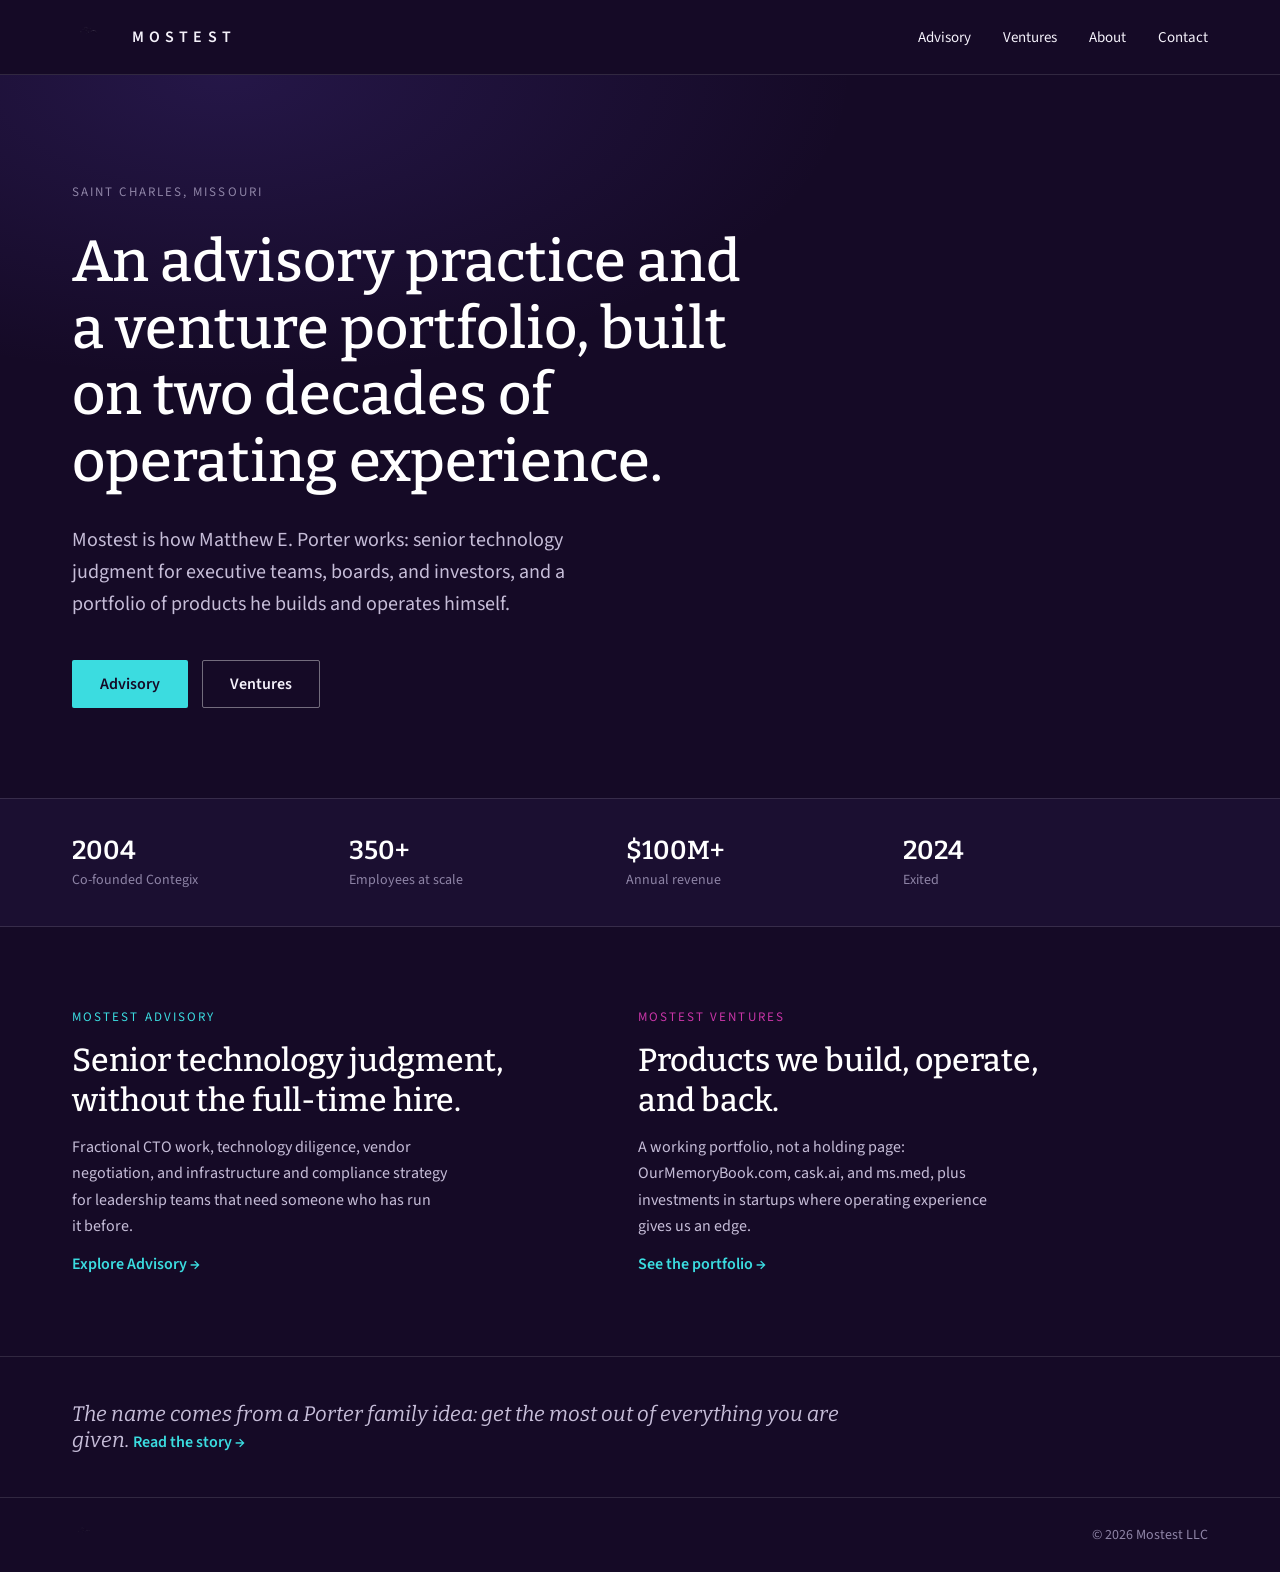
<file: index.html>
<!DOCTYPE html>
<html lang="en">
<head>
<meta charset="utf-8">
<meta name="viewport" content="width=device-width, initial-scale=1">
<title>Mostest — Advisory &amp; Ventures</title>
<link rel="preconnect" href="https://fonts.googleapis.com"><link rel="preconnect" href="https://fonts.gstatic.com" crossorigin>
<link href="https://fonts.googleapis.com/css2?family=Bitter:ital,wght@0,400;0,500;0,600;0,700;1,400&family=Source+Sans+3:ital,wght@0,400;0,600;1,400&display=swap" rel="stylesheet">
<style>
body{margin:0;background:#150A26;color:#F4F1FA}
a{color:#3BDCE0;text-decoration:none}
a:hover{color:#8FEDEF}
::selection{background:#3A2564}
.nav-link{color:#F4F1FA}
.nav-link:hover{color:#3BDCE0}
.cta{background:#3BDCE0;color:#150A26;padding:13px 28px;font-size:16px;font-weight:600;border-radius:2px}
.cta:hover{background:#8FEDEF;color:#150A26}
.cta-ghost{border:1px solid rgba(255,255,255,0.4);color:#F4F1FA;padding:12px 27px;font-size:16px;font-weight:600;border-radius:2px}
.cta-ghost:hover{background:#F4F1FA;color:#150A26}
</style>
</head>
<body>
<div style="font-family:'Source Sans 3',sans-serif;min-height:100vh;display:flex;flex-direction:column">
  <header style="display:flex;justify-content:space-between;align-items:center;flex-wrap:wrap;gap:16px;padding:22px clamp(24px,6vw,72px);border-bottom:1px solid rgba(255,255,255,0.12)">
    <a href="index.html" style="display:flex;align-items:center;gap:12px;color:#F4F1FA">
      <img src="assets/mostest-mark-white.png" alt="Mostest mark" style="height:30px;width:auto;display:block">
      <span style="font-weight:600;font-size:16px;letter-spacing:0.32em">MOSTEST</span>
    </a>
    <nav style="display:flex;gap:clamp(16px,3vw,32px);font-size:15px">
      <a href="advisory.html" class="nav-link">Advisory</a>
      <a href="ventures.html" class="nav-link">Ventures</a>
      <a href="about.html" class="nav-link">About</a>
      <a href="contact.html" class="nav-link">Contact</a>
    </nav>
  </header>
  <main style="flex:1">
    <section style="padding:clamp(64px,12vh,140px) clamp(24px,6vw,72px) clamp(56px,10vh,110px);max-width:980px;background:radial-gradient(ellipse 80% 60% at 20% 0%, rgba(108,79,224,0.18), transparent 70%)">
      <p style="margin:0 0 28px;font-size:13px;letter-spacing:0.16em;text-transform:uppercase;color:#8E84A6">Saint Charles, Missouri</p>
      <h1 style="font-family:Bitter,serif;font-weight:500;font-size:clamp(34px,5vw,58px);line-height:1.15;margin:0;max-width:19ch;text-wrap:pretty;color:#FFFFFF">An advisory practice and a venture portfolio, built on two decades of operating experience.</h1>
      <p style="font-size:clamp(17px,1.6vw,20px);line-height:1.6;color:#C6BDD8;max-width:56ch;margin:28px 0 40px;text-wrap:pretty">Mostest is how Matthew E. Porter works: senior technology judgment for executive teams, boards, and investors, and a portfolio of products he builds and operates himself.</p>
      <div style="display:flex;gap:14px;flex-wrap:wrap">
        <a href="advisory.html" class="cta">Advisory</a>
        <a href="ventures.html" class="cta-ghost">Ventures</a>
      </div>
    </section>
    <section style="border-top:1px solid rgba(255,255,255,0.12);border-bottom:1px solid rgba(255,255,255,0.12);padding:36px clamp(24px,6vw,72px);background:#1B0F31">
      <div style="display:grid;grid-template-columns:repeat(auto-fit,minmax(180px,1fr));gap:28px;max-width:1080px">
        <div><p style="margin:0;font-family:Bitter,serif;font-size:26px;font-weight:600;color:#FFFFFF">2004</p><p style="margin:4px 0 0;font-size:14px;color:#8E84A6">Co-founded Contegix</p></div>
        <div><p style="margin:0;font-family:Bitter,serif;font-size:26px;font-weight:600;color:#FFFFFF">350+</p><p style="margin:4px 0 0;font-size:14px;color:#8E84A6">Employees at scale</p></div>
        <div><p style="margin:0;font-family:Bitter,serif;font-size:26px;font-weight:600;color:#FFFFFF">$100M+</p><p style="margin:4px 0 0;font-size:14px;color:#8E84A6">Annual revenue</p></div>
        <div><p style="margin:0;font-family:Bitter,serif;font-size:26px;font-weight:600;color:#FFFFFF">2024</p><p style="margin:4px 0 0;font-size:14px;color:#8E84A6">Exited</p></div>
      </div>
    </section>
    <section style="padding:clamp(56px,9vh,96px) clamp(24px,6vw,72px)">
      <div style="display:grid;grid-template-columns:repeat(auto-fit,minmax(300px,1fr));gap:clamp(28px,4vw,64px);max-width:1080px">
        <div style="display:flex;flex-direction:column;gap:14px">
          <p style="margin:0;font-size:13px;letter-spacing:0.16em;text-transform:uppercase;color:#3BDCE0">Mostest Advisory</p>
          <h2 style="font-family:Bitter,serif;font-weight:500;font-size:clamp(24px,2.6vw,32px);line-height:1.25;margin:0;text-wrap:pretty;color:#FFFFFF">Senior technology judgment, without the full-time hire.</h2>
          <p style="margin:0;font-size:16px;line-height:1.65;color:#C6BDD8;max-width:48ch;text-wrap:pretty">Fractional CTO work, technology diligence, vendor negotiation, and infrastructure and compliance strategy for leadership teams that need someone who has run it before.</p>
          <a href="advisory.html" style="font-weight:600;font-size:16px">Explore Advisory &rarr;</a>
        </div>
        <div style="display:flex;flex-direction:column;gap:14px">
          <p style="margin:0;font-size:13px;letter-spacing:0.16em;text-transform:uppercase;color:#C935A8">Mostest Ventures</p>
          <h2 style="font-family:Bitter,serif;font-weight:500;font-size:clamp(24px,2.6vw,32px);line-height:1.25;margin:0;text-wrap:pretty;color:#FFFFFF">Products we build, operate, and back.</h2>
          <p style="margin:0;font-size:16px;line-height:1.65;color:#C6BDD8;max-width:48ch;text-wrap:pretty">A working portfolio, not a holding page: OurMemoryBook.com, cask.ai, and ms.med, plus investments in startups where operating experience gives us an edge.</p>
          <a href="ventures.html" style="font-weight:600;font-size:16px">See the portfolio &rarr;</a>
        </div>
      </div>
    </section>
    <section style="border-top:1px solid rgba(255,255,255,0.12);padding:44px clamp(24px,6vw,72px)">
      <p style="margin:0;font-family:Bitter,serif;font-style:italic;font-size:clamp(17px,1.8vw,21px);color:#C6BDD8;max-width:60ch;text-wrap:pretty">The name comes from a Porter family idea: get the most out of everything you are given. <a href="about.html" style="font-style:normal;font-weight:600;font-family:'Source Sans 3',sans-serif;font-size:16px">Read the story &rarr;</a></p>
    </section>
  </main>
  <footer style="border-top:1px solid rgba(255,255,255,0.12);padding:26px clamp(24px,6vw,72px);display:flex;justify-content:space-between;align-items:center;flex-wrap:wrap;gap:12px;font-size:14px;color:#8E84A6">
    <img src="assets/mostest-mark-white.png" alt="Mostest" style="height:22px;width:auto;opacity:0.85">
    <span>&copy; 2026 Mostest LLC</span>
  </footer>
</div>
</body>
</html>
</file>
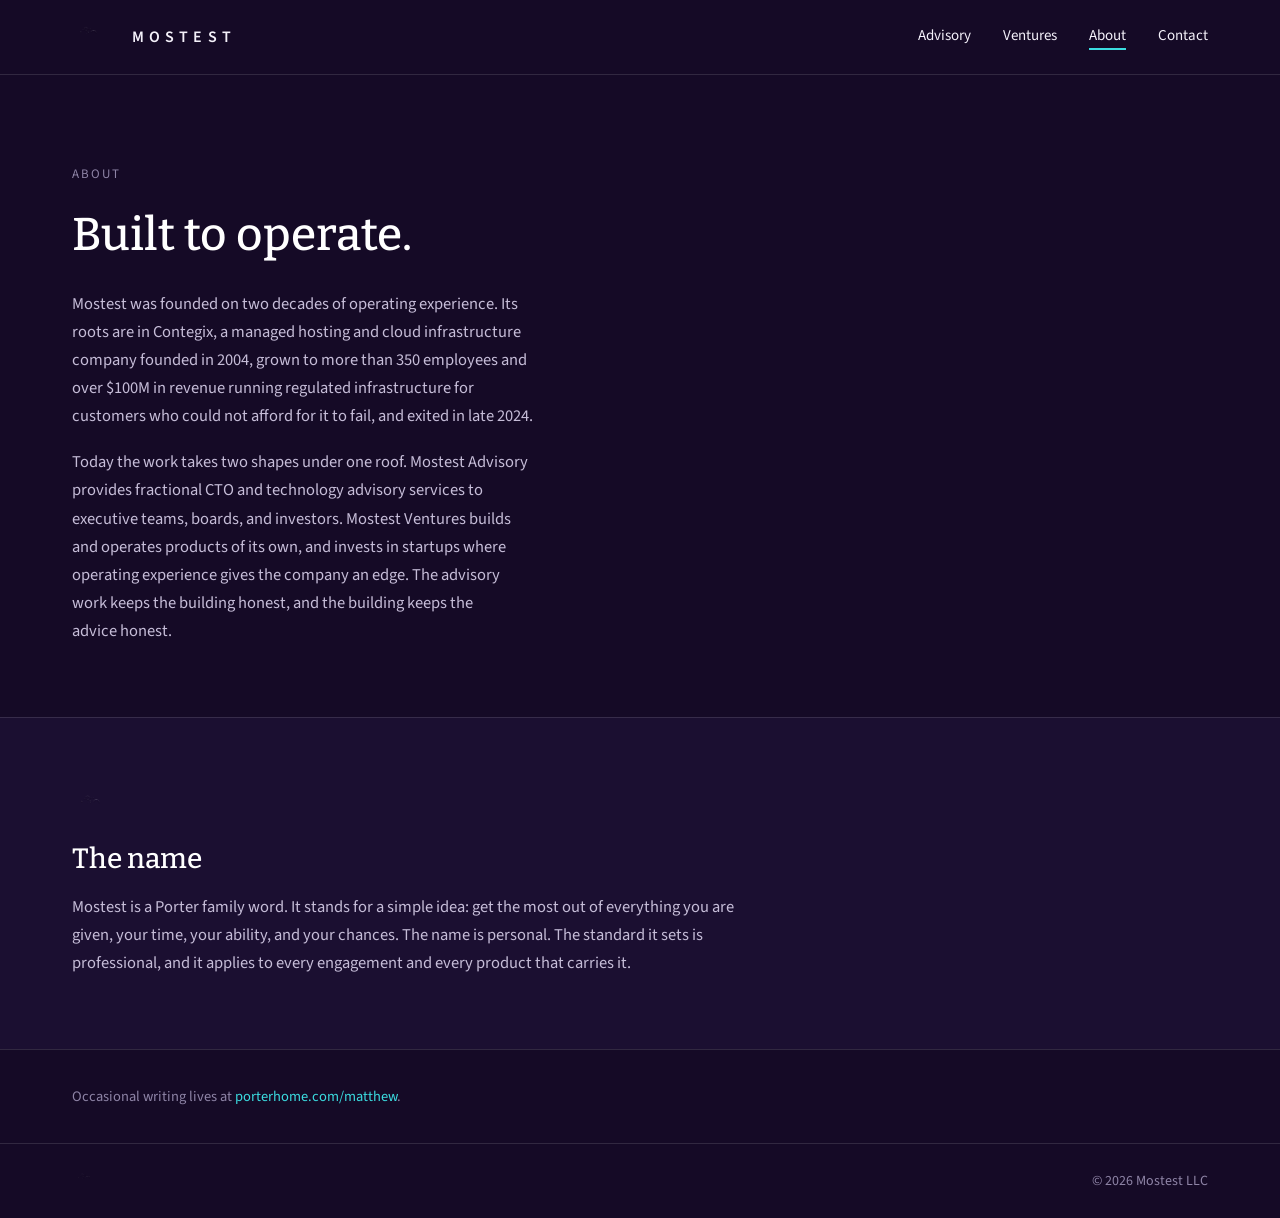
<file: about.html>
<!DOCTYPE html>
<html lang="en">
<head>
<meta charset="utf-8">
<meta name="viewport" content="width=device-width, initial-scale=1">
<title>About — Mostest</title>
<link rel="preconnect" href="https://fonts.googleapis.com"><link rel="preconnect" href="https://fonts.gstatic.com" crossorigin>
<link href="https://fonts.googleapis.com/css2?family=Bitter:ital,wght@0,400;0,500;0,600;0,700;1,400&family=Source+Sans+3:ital,wght@0,400;0,600;1,400&display=swap" rel="stylesheet">
<style>
body{margin:0;background:#150A26;color:#F4F1FA}
a{color:#3BDCE0;text-decoration:none}
a:hover{color:#8FEDEF}
::selection{background:#3A2564}
.nav-link{color:#F4F1FA}
.nav-link:hover{color:#3BDCE0}
.nav-active{color:#F4F1FA;border-bottom:2px solid #3BDCE0;padding-bottom:2px}
</style>
</head>
<body>
<div style="font-family:'Source Sans 3',sans-serif;min-height:100vh;display:flex;flex-direction:column">
  <header style="display:flex;justify-content:space-between;align-items:center;flex-wrap:wrap;gap:16px;padding:22px clamp(24px,6vw,72px);border-bottom:1px solid rgba(255,255,255,0.12)">
    <a href="index.html" style="display:flex;align-items:center;gap:12px;color:#F4F1FA">
      <img src="assets/mostest-mark-white.png" alt="Mostest mark" style="height:30px;width:auto;display:block">
      <span style="font-weight:600;font-size:16px;letter-spacing:0.32em">MOSTEST</span>
    </a>
    <nav style="display:flex;gap:clamp(16px,3vw,32px);font-size:15px">
      <a href="advisory.html" class="nav-link">Advisory</a>
      <a href="ventures.html" class="nav-link">Ventures</a>
      <a href="about.html" class="nav-active">About</a>
      <a href="contact.html" class="nav-link">Contact</a>
    </nav>
  </header>
  <main style="flex:1">
    <section style="padding:clamp(56px,10vh,110px) clamp(24px,6vw,72px) clamp(48px,8vh,80px)">
      <div style="display:grid;grid-template-columns:repeat(auto-fit,minmax(300px,1fr));gap:clamp(32px,5vw,80px);max-width:1080px;align-items:start">
        <div>
          <p style="margin:0 0 24px;font-size:13px;letter-spacing:0.16em;text-transform:uppercase;color:#8E84A6">About</p>
          <h1 style="font-family:Bitter,serif;font-weight:500;font-size:clamp(30px,4vw,46px);line-height:1.2;margin:0 0 28px;max-width:16ch;text-wrap:pretty;color:#FFFFFF">Built to operate.</h1>
          <div style="display:flex;flex-direction:column;gap:18px;font-size:16.5px;line-height:1.7;color:#C6BDD8;max-width:58ch">
            <p style="margin:0;text-wrap:pretty">Mostest was founded on two decades of operating experience. Its roots are in Contegix, a managed hosting and cloud infrastructure company founded in 2004, grown to more than 350 employees and over $100M in revenue running regulated infrastructure for customers who could not afford for it to fail, and exited in late 2024.</p>
            <p style="margin:0;text-wrap:pretty">Today the work takes two shapes under one roof. Mostest Advisory provides fractional CTO and technology advisory services to executive teams, boards, and investors. Mostest Ventures builds and operates products of its own, and invests in startups where operating experience gives the company an edge. The advisory work keeps the building honest, and the building keeps the advice honest.</p>
          </div>
        </div>
      </div>
    </section>
    <section style="border-top:1px solid rgba(255,255,255,0.12);padding:clamp(48px,8vh,80px) clamp(24px,6vw,72px);background:#1B0F31">
      <div style="max-width:680px;display:flex;flex-direction:column;gap:18px">
        <img src="assets/mostest-mark-white.png" alt="" style="height:34px;width:auto;align-self:flex-start;opacity:0.9">
        <h2 style="font-family:Bitter,serif;font-weight:500;font-size:clamp(22px,2.4vw,28px);margin:0;color:#FFFFFF">The name</h2>
        <p style="margin:0;font-size:16.5px;line-height:1.7;color:#C6BDD8;text-wrap:pretty">Mostest is a Porter family word. It stands for a simple idea: get the most out of everything you are given, your time, your ability, and your chances. The name is personal. The standard it sets is professional, and it applies to every engagement and every product that carries it.</p>
      </div>
    </section>
    <section style="border-top:1px solid rgba(255,255,255,0.12);padding:36px clamp(24px,6vw,72px)">
      <p style="margin:0;font-size:14.5px;color:#8E84A6">Occasional writing lives at <a href="https://porterhome.com/matthew" target="_blank" rel="noopener">porterhome.com/matthew</a>.</p>
    </section>
  </main>
  <footer style="border-top:1px solid rgba(255,255,255,0.12);padding:26px clamp(24px,6vw,72px);display:flex;justify-content:space-between;align-items:center;flex-wrap:wrap;gap:12px;font-size:14px;color:#8E84A6">
    <img src="assets/mostest-mark-white.png" alt="Mostest" style="height:22px;width:auto;opacity:0.85">
    <span>&copy; 2026 Mostest LLC</span>
  </footer>
</div>
</body>
</html>
</file>
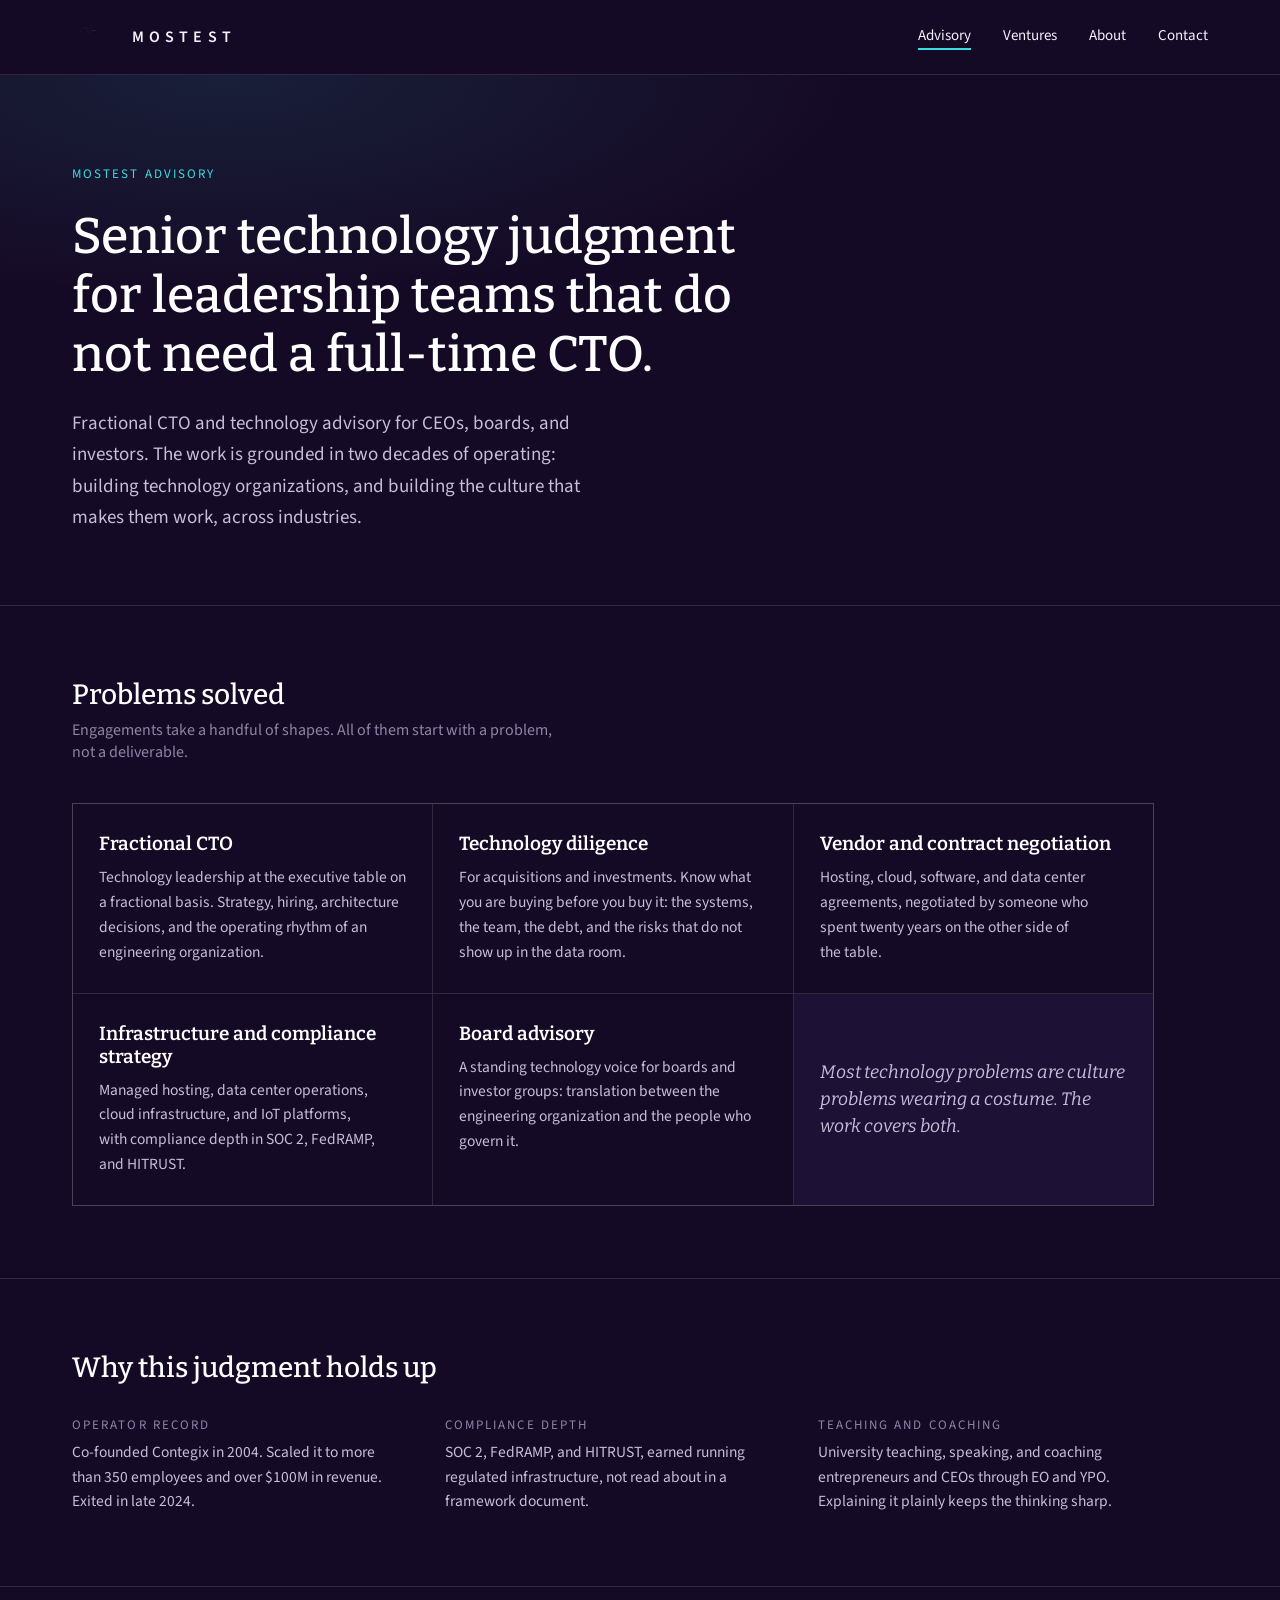
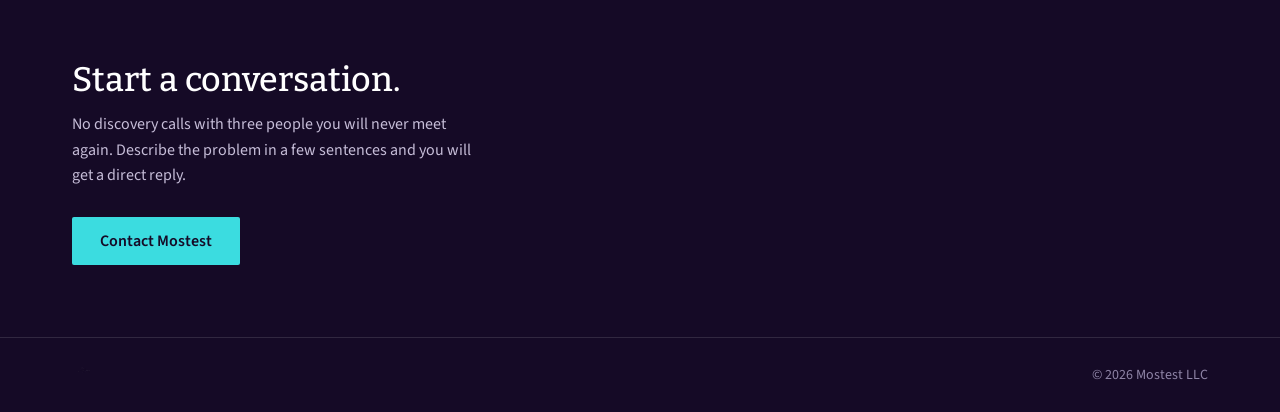
<file: advisory.html>
<!DOCTYPE html>
<html lang="en">
<head>
<meta charset="utf-8">
<meta name="viewport" content="width=device-width, initial-scale=1">
<title>Advisory — Mostest</title>
<link rel="preconnect" href="https://fonts.googleapis.com"><link rel="preconnect" href="https://fonts.gstatic.com" crossorigin>
<link href="https://fonts.googleapis.com/css2?family=Bitter:ital,wght@0,400;0,500;0,600;0,700;1,400&family=Source+Sans+3:ital,wght@0,400;0,600;1,400&display=swap" rel="stylesheet">
<style>
body{margin:0;background:#150A26;color:#F4F1FA}
a{color:#3BDCE0;text-decoration:none}
a:hover{color:#8FEDEF}
::selection{background:#3A2564}
.nav-link{color:#F4F1FA}
.nav-link:hover{color:#3BDCE0}
.nav-active{color:#F4F1FA;border-bottom:2px solid #3BDCE0;padding-bottom:2px}
.cta{display:inline-block;background:#3BDCE0;color:#150A26;padding:13px 28px;font-size:16px;font-weight:600;border-radius:2px}
.cta:hover{background:#8FEDEF;color:#150A26}
</style>
</head>
<body>
<div style="font-family:'Source Sans 3',sans-serif;min-height:100vh;display:flex;flex-direction:column">
  <header style="display:flex;justify-content:space-between;align-items:center;flex-wrap:wrap;gap:16px;padding:22px clamp(24px,6vw,72px);border-bottom:1px solid rgba(255,255,255,0.12)">
    <a href="index.html" style="display:flex;align-items:center;gap:12px;color:#F4F1FA">
      <img src="assets/mostest-mark-white.png" alt="Mostest mark" style="height:30px;width:auto;display:block">
      <span style="font-weight:600;font-size:16px;letter-spacing:0.32em">MOSTEST</span>
    </a>
    <nav style="display:flex;gap:clamp(16px,3vw,32px);font-size:15px">
      <a href="advisory.html" class="nav-active">Advisory</a>
      <a href="ventures.html" class="nav-link">Ventures</a>
      <a href="about.html" class="nav-link">About</a>
      <a href="contact.html" class="nav-link">Contact</a>
    </nav>
  </header>
  <main style="flex:1">
    <section style="padding:clamp(56px,10vh,110px) clamp(24px,6vw,72px) clamp(48px,8vh,80px);max-width:980px;background:radial-gradient(ellipse 80% 60% at 20% 0%, rgba(59,220,224,0.10), transparent 70%)">
      <p style="margin:0 0 24px;font-size:13px;letter-spacing:0.16em;text-transform:uppercase;color:#3BDCE0">Mostest Advisory</p>
      <h1 style="font-family:Bitter,serif;font-weight:500;font-size:clamp(30px,4.2vw,50px);line-height:1.18;margin:0;max-width:22ch;text-wrap:pretty;color:#FFFFFF">Senior technology judgment for leadership teams that do not need a full-time CTO.</h1>
      <p style="font-size:clamp(16px,1.5vw,19px);line-height:1.65;color:#C6BDD8;max-width:60ch;margin:24px 0 0;text-wrap:pretty">Fractional CTO and technology advisory for CEOs, boards, and investors. The work is grounded in two decades of operating: building technology organizations, and building the culture that makes them work, across industries.</p>
    </section>
    <section style="border-top:1px solid rgba(255,255,255,0.12);padding:clamp(48px,8vh,80px) clamp(24px,6vw,72px)">
      <h2 style="font-family:Bitter,serif;font-weight:500;font-size:clamp(22px,2.4vw,28px);margin:0 0 8px;color:#FFFFFF">Problems solved</h2>
      <p style="margin:0 0 40px;font-size:16px;color:#8E84A6;max-width:60ch">Engagements take a handful of shapes. All of them start with a problem, not a deliverable.</p>
      <div style="display:grid;grid-template-columns:repeat(auto-fit,minmax(280px,1fr));gap:1px;background:rgba(255,255,255,0.12);border:1px solid rgba(255,255,255,0.12);max-width:1080px">
        <div style="background:#150A26;padding:28px 26px;display:flex;flex-direction:column;gap:10px">
          <h3 style="font-family:Bitter,serif;font-weight:600;font-size:19px;margin:0;color:#FFFFFF">Fractional CTO</h3>
          <p style="margin:0;font-size:15.5px;line-height:1.6;color:#C6BDD8;text-wrap:pretty">Technology leadership at the executive table on a fractional basis. Strategy, hiring, architecture decisions, and the operating rhythm of an engineering organization.</p>
        </div>
        <div style="background:#150A26;padding:28px 26px;display:flex;flex-direction:column;gap:10px">
          <h3 style="font-family:Bitter,serif;font-weight:600;font-size:19px;margin:0;color:#FFFFFF">Technology diligence</h3>
          <p style="margin:0;font-size:15.5px;line-height:1.6;color:#C6BDD8;text-wrap:pretty">For acquisitions and investments. Know what you are buying before you buy it: the systems, the team, the debt, and the risks that do not show up in the data room.</p>
        </div>
        <div style="background:#150A26;padding:28px 26px;display:flex;flex-direction:column;gap:10px">
          <h3 style="font-family:Bitter,serif;font-weight:600;font-size:19px;margin:0;color:#FFFFFF">Vendor and contract negotiation</h3>
          <p style="margin:0;font-size:15.5px;line-height:1.6;color:#C6BDD8;text-wrap:pretty">Hosting, cloud, software, and data center agreements, negotiated by someone who spent twenty years on the other side of the table.</p>
        </div>
        <div style="background:#150A26;padding:28px 26px;display:flex;flex-direction:column;gap:10px">
          <h3 style="font-family:Bitter,serif;font-weight:600;font-size:19px;margin:0;color:#FFFFFF">Infrastructure and compliance strategy</h3>
          <p style="margin:0;font-size:15.5px;line-height:1.6;color:#C6BDD8;text-wrap:pretty">Managed hosting, data center operations, cloud infrastructure, and IoT platforms, with compliance depth in SOC 2, FedRAMP, and HITRUST.</p>
        </div>
        <div style="background:#150A26;padding:28px 26px;display:flex;flex-direction:column;gap:10px">
          <h3 style="font-family:Bitter,serif;font-weight:600;font-size:19px;margin:0;color:#FFFFFF">Board advisory</h3>
          <p style="margin:0;font-size:15.5px;line-height:1.6;color:#C6BDD8;text-wrap:pretty">A standing technology voice for boards and investor groups: translation between the engineering organization and the people who govern it.</p>
        </div>
        <div style="background:#1E1136;padding:28px 26px;display:flex;flex-direction:column;justify-content:center;gap:10px">
          <p style="margin:0;font-family:Bitter,serif;font-style:italic;font-size:18px;line-height:1.5;color:#C6BDD8;text-wrap:pretty">Most technology problems are culture problems wearing a costume. The work covers both.</p>
        </div>
      </div>
    </section>
    <section style="border-top:1px solid rgba(255,255,255,0.12);padding:clamp(48px,8vh,80px) clamp(24px,6vw,72px)">
      <h2 style="font-family:Bitter,serif;font-weight:500;font-size:clamp(22px,2.4vw,28px);margin:0 0 32px;color:#FFFFFF">Why this judgment holds up</h2>
      <div style="display:grid;grid-template-columns:repeat(auto-fit,minmax(260px,1fr));gap:clamp(24px,3vw,48px);max-width:1080px">
        <div>
          <p style="margin:0 0 6px;font-size:13px;letter-spacing:0.16em;text-transform:uppercase;color:#8E84A6">Operator record</p>
          <p style="margin:0;font-size:15.5px;line-height:1.6;color:#C6BDD8;text-wrap:pretty">Co-founded Contegix in 2004. Scaled it to more than 350 employees and over $100M in revenue. Exited in late 2024.</p>
        </div>
        <div>
          <p style="margin:0 0 6px;font-size:13px;letter-spacing:0.16em;text-transform:uppercase;color:#8E84A6">Compliance depth</p>
          <p style="margin:0;font-size:15.5px;line-height:1.6;color:#C6BDD8;text-wrap:pretty">SOC 2, FedRAMP, and HITRUST, earned running regulated infrastructure, not read about in a framework document.</p>
        </div>
        <div>
          <p style="margin:0 0 6px;font-size:13px;letter-spacing:0.16em;text-transform:uppercase;color:#8E84A6">Teaching and coaching</p>
          <p style="margin:0;font-size:15.5px;line-height:1.6;color:#C6BDD8;text-wrap:pretty">University teaching, speaking, and coaching entrepreneurs and CEOs through EO and YPO. Explaining it plainly keeps the thinking sharp.</p>
        </div>
      </div>
    </section>
    <section style="border-top:1px solid rgba(255,255,255,0.12);padding:clamp(48px,8vh,80px) clamp(24px,6vw,72px)">
      <h2 style="font-family:Bitter,serif;font-weight:500;font-size:clamp(24px,2.8vw,34px);margin:0 0 12px;max-width:24ch;text-wrap:pretty;color:#FFFFFF">Start a conversation.</h2>
      <p style="margin:0 0 28px;font-size:16px;line-height:1.6;color:#C6BDD8;max-width:52ch;text-wrap:pretty">No discovery calls with three people you will never meet again. Describe the problem in a few sentences and you will get a direct reply.</p>
      <a href="contact.html" class="cta">Contact Mostest</a>
    </section>
  </main>
  <footer style="border-top:1px solid rgba(255,255,255,0.12);padding:26px clamp(24px,6vw,72px);display:flex;justify-content:space-between;align-items:center;flex-wrap:wrap;gap:12px;font-size:14px;color:#8E84A6">
    <img src="assets/mostest-mark-white.png" alt="Mostest" style="height:22px;width:auto;opacity:0.85">
    <span>&copy; 2026 Mostest LLC</span>
  </footer>
</div>
</body>
</html>
</file>
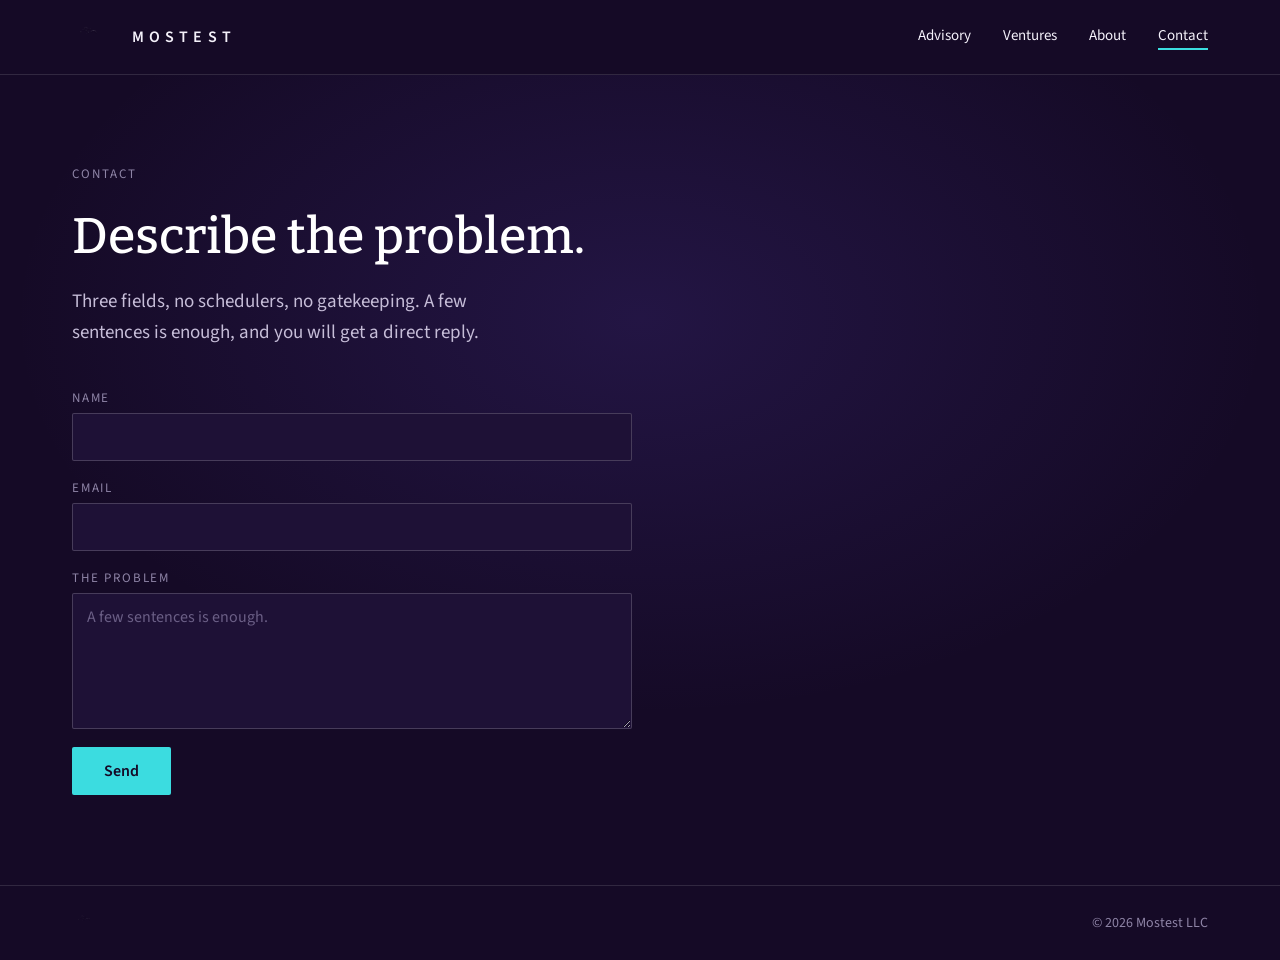
<file: contact.html>
<!DOCTYPE html>
<html lang="en">
<head>
<meta charset="utf-8">
<meta name="viewport" content="width=device-width, initial-scale=1">
<title>Contact — Mostest</title>
<link rel="preconnect" href="https://fonts.googleapis.com"><link rel="preconnect" href="https://fonts.gstatic.com" crossorigin>
<link href="https://fonts.googleapis.com/css2?family=Bitter:ital,wght@0,400;0,500;0,600;0,700;1,400&family=Source+Sans+3:ital,wght@0,400;0,600;1,400&display=swap" rel="stylesheet">
<style>
body{margin:0;background:#150A26;color:#F4F1FA}
a{color:#3BDCE0;text-decoration:none}
a:hover{color:#8FEDEF}
::selection{background:#3A2564}
input,textarea{font-family:'Source Sans 3',sans-serif}
input::placeholder,textarea::placeholder{color:#6B5F86}
.nav-link{color:#F4F1FA}
.nav-link:hover{color:#3BDCE0}
.nav-active{color:#F4F1FA;border-bottom:2px solid #3BDCE0;padding-bottom:2px}
.field{background:#1E1136;border:1px solid rgba(255,255,255,0.18);color:#F4F1FA;font-size:16px;padding:12px 14px;border-radius:2px;outline:none}
.field:focus{border-color:#3BDCE0}
.send{align-self:flex-start;background:#3BDCE0;color:#150A26;border:none;cursor:pointer;padding:13px 32px;font-size:16px;font-weight:600;border-radius:2px;font-family:'Source Sans 3',sans-serif}
.send:hover{background:#8FEDEF}
</style>
</head>
<body>
<div style="font-family:'Source Sans 3',sans-serif;min-height:100vh;display:flex;flex-direction:column">
  <header style="display:flex;justify-content:space-between;align-items:center;flex-wrap:wrap;gap:16px;padding:22px clamp(24px,6vw,72px);border-bottom:1px solid rgba(255,255,255,0.12)">
    <a href="index.html" style="display:flex;align-items:center;gap:12px;color:#F4F1FA">
      <img src="assets/mostest-mark-white.png" alt="Mostest mark" style="height:30px;width:auto;display:block">
      <span style="font-weight:600;font-size:16px;letter-spacing:0.32em">MOSTEST</span>
    </a>
    <nav style="display:flex;gap:clamp(16px,3vw,32px);font-size:15px">
      <a href="advisory.html" class="nav-link">Advisory</a>
      <a href="ventures.html" class="nav-link">Ventures</a>
      <a href="about.html" class="nav-link">About</a>
      <a href="contact.html" class="nav-active">Contact</a>
    </nav>
  </header>
  <main style="flex:1;display:flex;align-items:center;background:radial-gradient(ellipse 70% 70% at 50% 30%, rgba(108,79,224,0.16), transparent 70%)">
    <section style="padding:clamp(56px,10vh,120px) clamp(24px,6vw,72px);max-width:720px;width:100%">
      <p style="margin:0 0 24px;font-size:13px;letter-spacing:0.16em;text-transform:uppercase;color:#8E84A6">Contact</p>
      <h1 style="font-family:Bitter,serif;font-weight:500;font-size:clamp(30px,4.2vw,50px);line-height:1.18;margin:0 0 20px;max-width:18ch;text-wrap:pretty;color:#FFFFFF">Describe the problem.</h1>
      <p style="font-size:clamp(16px,1.5vw,19px);line-height:1.65;color:#C6BDD8;max-width:52ch;margin:0 0 40px;text-wrap:pretty">Three fields, no schedulers, no gatekeeping. A few sentences is enough, and you will get a direct reply.</p>
      <div id="sent-msg" hidden style="border:1px solid rgba(59,220,224,0.4);background:rgba(59,220,224,0.08);padding:28px 30px;max-width:560px">
        <p style="margin:0 0 6px;font-family:Bitter,serif;font-weight:600;font-size:20px;color:#FFFFFF">Message sent.</p>
        <p style="margin:0;font-size:15.5px;line-height:1.6;color:#C6BDD8">Thank you. You will get a direct reply, usually within one business day.</p>
      </div>
      <form id="contact-form" style="display:flex;flex-direction:column;gap:18px;max-width:560px">
        <div style="display:flex;flex-direction:column;gap:6px">
          <label for="c-name" style="font-size:13px;letter-spacing:0.14em;text-transform:uppercase;color:#8E84A6">Name</label>
          <input id="c-name" name="name" type="text" required class="field">
        </div>
        <div style="display:flex;flex-direction:column;gap:6px">
          <label for="c-email" style="font-size:13px;letter-spacing:0.14em;text-transform:uppercase;color:#8E84A6">Email</label>
          <input id="c-email" name="email" type="email" required class="field">
        </div>
        <div style="display:flex;flex-direction:column;gap:6px">
          <label for="c-msg" style="font-size:13px;letter-spacing:0.14em;text-transform:uppercase;color:#8E84A6">The problem</label>
          <textarea id="c-msg" name="message" rows="5" required placeholder="A few sentences is enough." class="field" style="resize:vertical"></textarea>
        </div>
        <button type="submit" class="send">Send</button>
      </form>
      <script>
      // ponytail: front-end only, matching the design's DCLogic; wire to a form backend before launch
      document.getElementById('contact-form').addEventListener('submit', function (e) {
        e.preventDefault();
        this.hidden = true;
        document.getElementById('sent-msg').hidden = false;
      });
      </script>
    </section>
  </main>
  <footer style="border-top:1px solid rgba(255,255,255,0.12);padding:26px clamp(24px,6vw,72px);display:flex;justify-content:space-between;align-items:center;flex-wrap:wrap;gap:12px;font-size:14px;color:#8E84A6">
    <img src="assets/mostest-mark-white.png" alt="Mostest" style="height:22px;width:auto;opacity:0.85">
    <span>&copy; 2026 Mostest LLC</span>
  </footer>
</div>
</body>
</html>
</file>
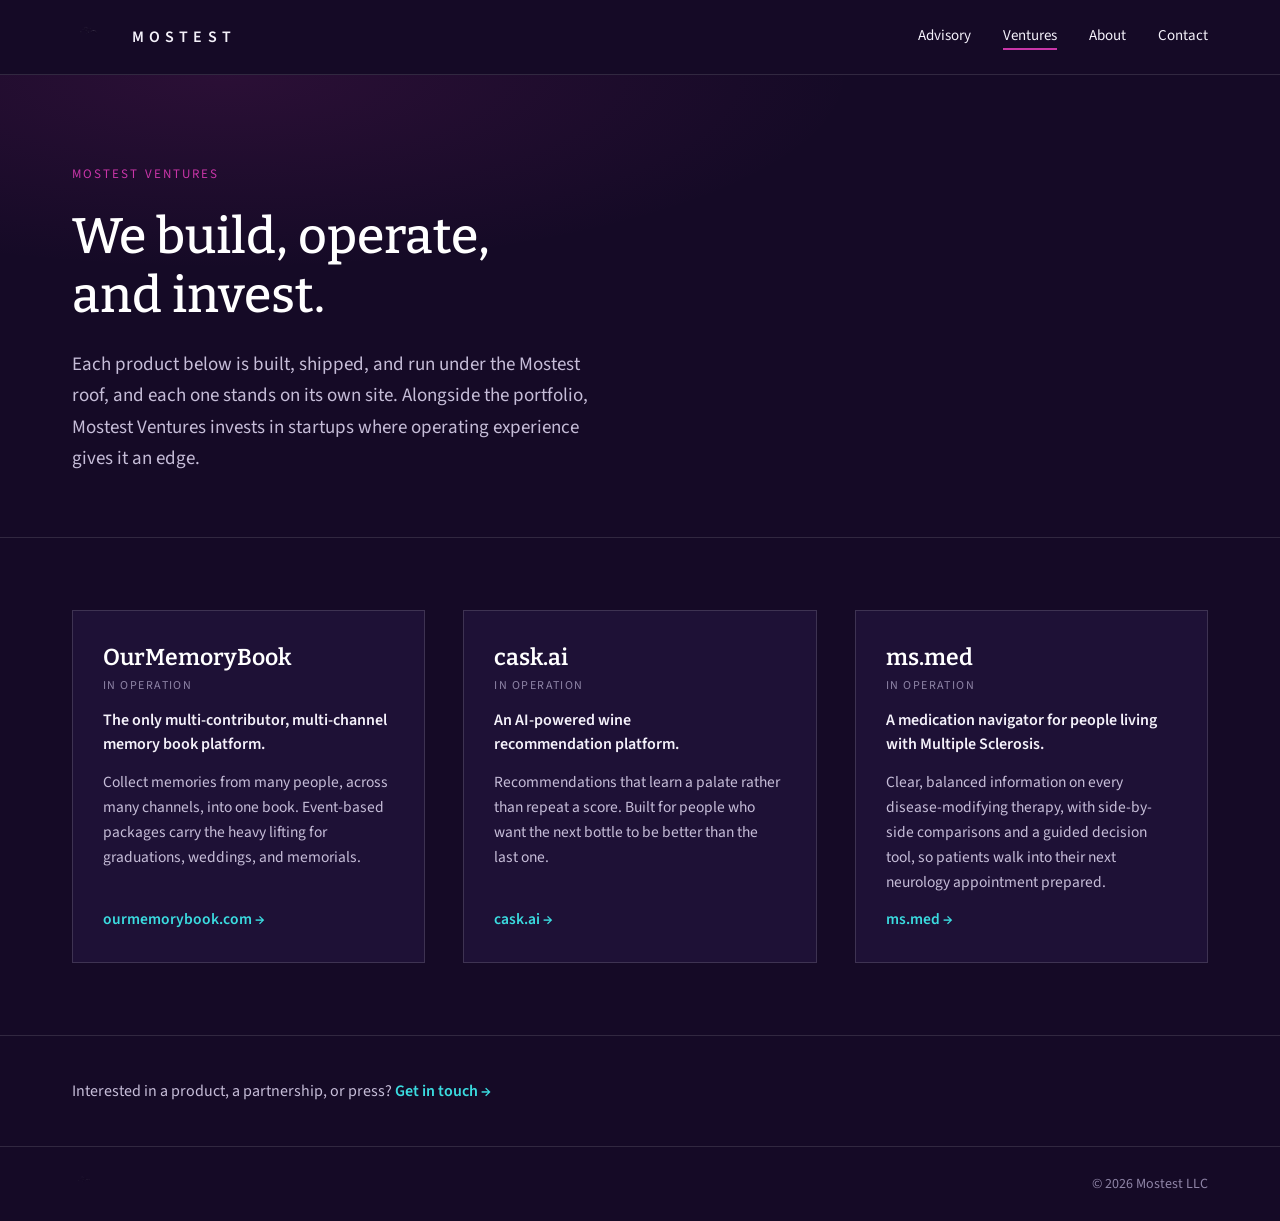
<file: ventures.html>
<!DOCTYPE html>
<html lang="en">
<head>
<meta charset="utf-8">
<meta name="viewport" content="width=device-width, initial-scale=1">
<title>Ventures — Mostest</title>
<link rel="preconnect" href="https://fonts.googleapis.com"><link rel="preconnect" href="https://fonts.gstatic.com" crossorigin>
<link href="https://fonts.googleapis.com/css2?family=Bitter:ital,wght@0,400;0,500;0,600;0,700;1,400&family=Source+Sans+3:ital,wght@0,400;0,600;1,400&display=swap" rel="stylesheet">
<style>
body{margin:0;background:#150A26;color:#F4F1FA}
a{color:#3BDCE0;text-decoration:none}
a:hover{color:#8FEDEF}
::selection{background:#3A2564}
.nav-link{color:#F4F1FA}
.nav-link:hover{color:#3BDCE0}
.nav-active{color:#F4F1FA;border-bottom:2px solid #C935A8;padding-bottom:2px}
</style>
</head>
<body>
<div style="font-family:'Source Sans 3',sans-serif;min-height:100vh;display:flex;flex-direction:column">
  <header style="display:flex;justify-content:space-between;align-items:center;flex-wrap:wrap;gap:16px;padding:22px clamp(24px,6vw,72px);border-bottom:1px solid rgba(255,255,255,0.12)">
    <a href="index.html" style="display:flex;align-items:center;gap:12px;color:#F4F1FA">
      <img src="assets/mostest-mark-white.png" alt="Mostest mark" style="height:30px;width:auto;display:block">
      <span style="font-weight:600;font-size:16px;letter-spacing:0.32em">MOSTEST</span>
    </a>
    <nav style="display:flex;gap:clamp(16px,3vw,32px);font-size:15px">
      <a href="advisory.html" class="nav-link">Advisory</a>
      <a href="ventures.html" class="nav-active">Ventures</a>
      <a href="about.html" class="nav-link">About</a>
      <a href="contact.html" class="nav-link">Contact</a>
    </nav>
  </header>
  <main style="flex:1">
    <section style="padding:clamp(56px,10vh,110px) clamp(24px,6vw,72px) clamp(40px,7vh,64px);max-width:980px;background:radial-gradient(ellipse 80% 60% at 20% 0%, rgba(201,53,168,0.12), transparent 70%)">
      <p style="margin:0 0 24px;font-size:13px;letter-spacing:0.16em;text-transform:uppercase;color:#C935A8">Mostest Ventures</p>
      <h1 style="font-family:Bitter,serif;font-weight:500;font-size:clamp(30px,4.2vw,50px);line-height:1.18;margin:0;max-width:20ch;text-wrap:pretty;color:#FFFFFF">We build, operate, and invest.</h1>
      <p style="font-size:clamp(16px,1.5vw,19px);line-height:1.65;color:#C6BDD8;max-width:58ch;margin:24px 0 0;text-wrap:pretty">Each product below is built, shipped, and run under the Mostest roof, and each one stands on its own site. Alongside the portfolio, Mostest Ventures invests in startups where operating experience gives it an edge.</p>
    </section>
    <section style="border-top:1px solid rgba(255,255,255,0.12);padding:clamp(48px,8vh,80px) clamp(24px,6vw,72px)">
      <div style="display:grid;grid-template-columns:repeat(auto-fit,minmax(300px,1fr));gap:clamp(24px,3vw,40px);max-width:1160px">
        <article style="border:1px solid rgba(255,255,255,0.14);background:#1E1136;padding:32px 30px;display:flex;flex-direction:column;gap:14px">
          <div style="display:flex;flex-direction:column;gap:6px">
            <h2 style="font-family:Bitter,serif;font-weight:600;font-size:23px;margin:0;color:#FFFFFF">OurMemoryBook</h2>
            <span style="font-size:12px;letter-spacing:0.12em;text-transform:uppercase;color:#8E84A6;white-space:nowrap">In operation</span>
          </div>
          <p style="margin:0;font-weight:600;font-size:16px;line-height:1.5;text-wrap:pretty;color:#F4F1FA">The only multi-contributor, multi-channel memory book platform.</p>
          <p style="margin:0;font-size:15.5px;line-height:1.6;color:#C6BDD8;flex:1;text-wrap:pretty">Collect memories from many people, across many channels, into one book. Event-based packages carry the heavy lifting for graduations, weddings, and memorials.</p>
          <a href="https://ourmemorybook.com" target="_blank" rel="noopener" style="font-weight:600;font-size:15.5px">ourmemorybook.com &rarr;</a>
        </article>
        <article style="border:1px solid rgba(255,255,255,0.14);background:#1E1136;padding:32px 30px;display:flex;flex-direction:column;gap:14px">
          <div style="display:flex;flex-direction:column;gap:6px">
            <h2 style="font-family:Bitter,serif;font-weight:600;font-size:23px;margin:0;color:#FFFFFF">cask.ai</h2>
            <span style="font-size:12px;letter-spacing:0.12em;text-transform:uppercase;color:#8E84A6;white-space:nowrap">In operation</span>
          </div>
          <p style="margin:0;font-weight:600;font-size:16px;line-height:1.5;text-wrap:pretty;color:#F4F1FA">An AI-powered wine recommendation platform.</p>
          <p style="margin:0;font-size:15.5px;line-height:1.6;color:#C6BDD8;flex:1;text-wrap:pretty">Recommendations that learn a palate rather than repeat a score. Built for people who want the next bottle to be better than the last one.</p>
          <a href="https://cask.ai" target="_blank" rel="noopener" style="font-weight:600;font-size:15.5px">cask.ai &rarr;</a>
        </article>
        <article style="border:1px solid rgba(255,255,255,0.14);background:#1E1136;padding:32px 30px;display:flex;flex-direction:column;gap:14px">
          <div style="display:flex;flex-direction:column;gap:6px">
            <h2 style="font-family:Bitter,serif;font-weight:600;font-size:23px;margin:0;color:#FFFFFF">ms.med</h2>
            <span style="font-size:12px;letter-spacing:0.12em;text-transform:uppercase;color:#8E84A6;white-space:nowrap">In operation</span>
          </div>
          <p style="margin:0;font-weight:600;font-size:16px;line-height:1.5;text-wrap:pretty;color:#F4F1FA">A medication navigator for people living with Multiple Sclerosis.</p>
          <p style="margin:0;font-size:15.5px;line-height:1.6;color:#C6BDD8;flex:1;text-wrap:pretty">Clear, balanced information on every disease-modifying therapy, with side-by-side comparisons and a guided decision tool, so patients walk into their next neurology appointment prepared.</p>
          <a href="https://ms.med" target="_blank" rel="noopener" style="font-weight:600;font-size:15.5px">ms.med &rarr;</a>
        </article>
      </div>
    </section>
    <section style="border-top:1px solid rgba(255,255,255,0.12);padding:44px clamp(24px,6vw,72px)">
      <p style="margin:0;font-size:16px;color:#C6BDD8;max-width:60ch;text-wrap:pretty">Interested in a product, a partnership, or press? <a href="contact.html" style="font-weight:600">Get in touch &rarr;</a></p>
    </section>
  </main>
  <footer style="border-top:1px solid rgba(255,255,255,0.12);padding:26px clamp(24px,6vw,72px);display:flex;justify-content:space-between;align-items:center;flex-wrap:wrap;gap:12px;font-size:14px;color:#8E84A6">
    <img src="assets/mostest-mark-white.png" alt="Mostest" style="height:22px;width:auto;opacity:0.85">
    <span>&copy; 2026 Mostest LLC</span>
  </footer>
</div>
</body>
</html>
</file>
